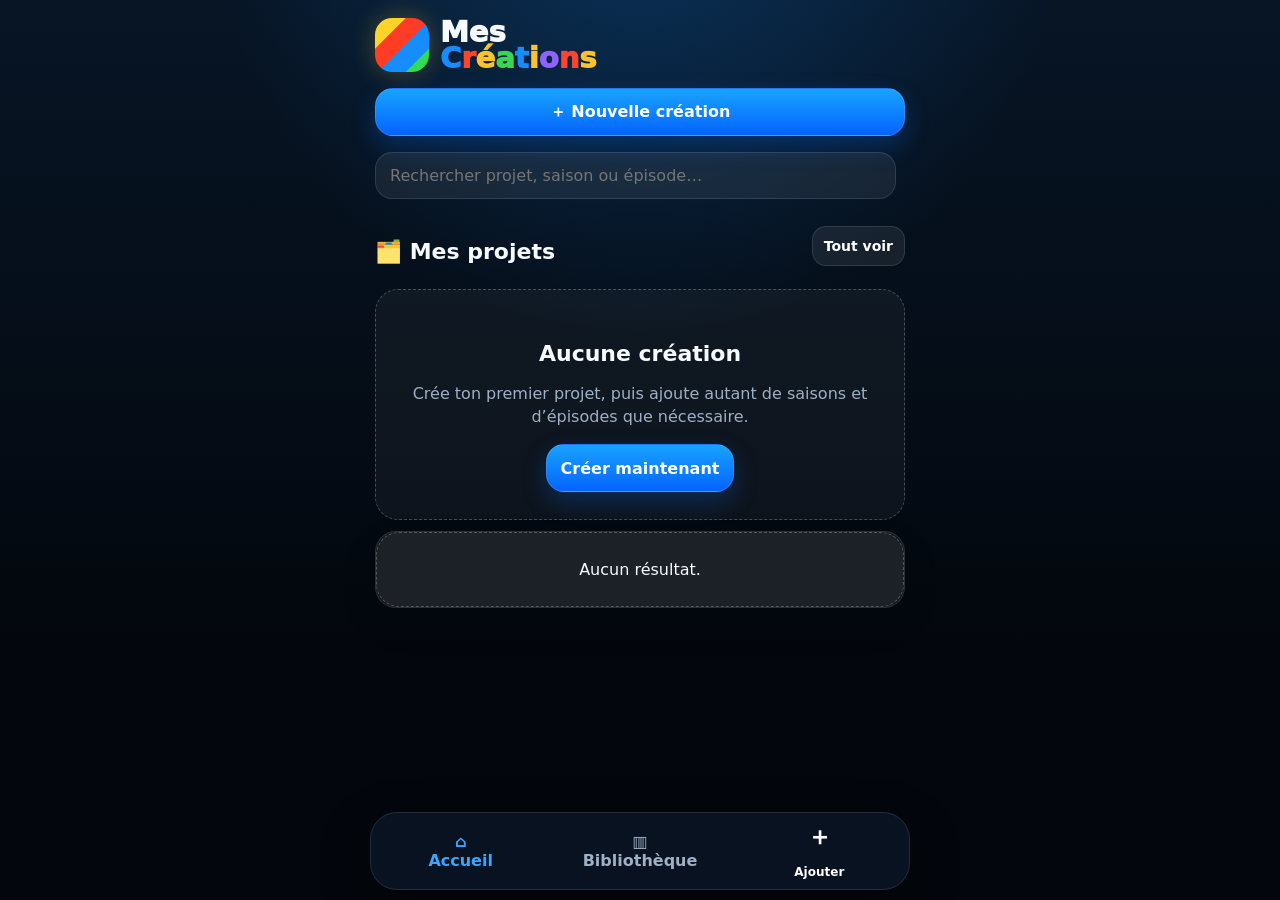
<file: index.html>
<!doctype html>
<html lang="fr">
<head>
  <meta charset="utf-8">
  <meta name="viewport" content="width=device-width,initial-scale=1,viewport-fit=cover">
  <meta name="theme-color" content="#071525">
  <meta name="description" content="Classe tes créations, saisons personnalisées et épisodes vidéo.">
  <link rel="manifest" href="manifest.webmanifest">
  <title>Mes Créations</title>
  <link rel="stylesheet" href="style.css">
</head>
<body>
<main class="app">
  <section id="home">
    <div class="top">
      <div class="brand">
        <div class="cube"></div>
        <div class="brand-text">Mes<br><span class="blue">C</span><span class="red">r</span><span class="yellow">é</span><span class="green">a</span><span class="blue">t</span><span class="yellow">i</span><span class="purple">o</span><span class="red">n</span><span class="yellow">s</span></div>
      </div>
    </div>
    <button class="btn primary wide" data-new-project>＋ Nouvelle création</button>
    <div class="searchbar">
      <input id="homeSearch" placeholder="Rechercher projet, saison ou épisode…" aria-label="Rechercher">
      <button id="installBtn" class="btn icon hide" type="button" title="Installer l’application">⬇</button>
    </div>
    <div class="row"><h2>🗂️ Mes projets</h2><button class="btn small-btn" data-go="library">Tout voir</button></div>
    <div id="projectCards" class="cards"></div>
    <div id="homeEmpty" class="empty hide">
      <h2>Aucune création</h2>
      <p class="muted">Crée ton premier projet, puis ajoute autant de saisons et d’épisodes que nécessaire.</p>
      <button class="btn primary" data-new-project>Créer maintenant</button>
    </div>
    <h2 id="recentTitle">🕘 Modifiés récemment</h2>
    <div id="recentList" class="panel flush"></div>
  </section>

  <section id="detail" class="hide">
    <div class="top"><button class="back" data-go="home" aria-label="Retour">‹</button><div><div class="small">Projet</div><h1 id="detailTitle"></h1></div></div>
    <div id="detailMeta" class="muted"></div>
    <div id="detailCover" class="cover"></div>
    <div class="grid2">
      <button class="btn primary" data-new-episode>＋ Ajouter un épisode</button>
      <button class="btn" data-manage-seasons>📚 Gérer les saisons</button>
      <button class="btn" data-edit-project>✏️ Modifier le projet</button>
      <button class="btn danger" data-delete-project>🗑️ Supprimer</button>
    </div>
    <h2>📚 Saisons</h2>
    <div id="seasonTabs" class="season-tabs"></div>
    <div class="row">
      <div>
        <h2 id="selectedSeasonTitle" style="margin-bottom:3px"></h2>
        <div id="selectedSeasonMeta" class="small"></div>
      </div>
      <button class="btn small-btn" data-new-episode>＋ Épisode</button>
    </div>
    <div id="episodeList"></div>
  </section>

  <section id="projectForm" class="hide">
    <div class="top"><button class="back" data-project-cancel aria-label="Retour">‹</button><div><div class="small" id="projectFormKicker">Nouveau projet</div><h1 id="projectFormTitle">Nouvelle création</h1></div></div>
    <button id="coverButton" class="upload" type="button">
      <span id="coverPreview" class="upload-preview text">🖼️<br>Ajouter une miniature<br><small>Elle sera compressée automatiquement</small></span>
    </button>
    <input id="coverInput" class="hide" type="file" accept="image/*">
    <div class="form-card"><label class="label" for="projectName">Nom de la création</label><input id="projectName" class="field" maxlength="100" placeholder="Ex. Ma série fantastique"></div>
    <div class="form-card"><label class="label" for="projectCategory">Catégorie</label><input id="projectCategory" class="field" maxlength="60" placeholder="Ex. Aventure, football, école…"></div>
    <div class="form-card"><label class="label" for="projectDescription">Description</label><textarea id="projectDescription" class="field" maxlength="500" placeholder="Décris la création…"></textarea><div id="projectDescCount" class="small">0 / 500</div></div>
    <div class="row"><h2>📚 Saisons du projet</h2><button id="addDraftSeason" class="btn small-btn" type="button">＋ Saison</button></div>
    <p class="small">Le nombre de saisons n’est pas limité. Chaque saison peut avoir son propre titre.</p>
    <div id="draftSeasons"></div>

    <div id="firstEpisodeBlock">
      <h2>🎬 Premier épisode facultatif</h2>
      <div class="form-card"><label class="label" for="firstEpisodeSeason">Saison</label><select id="firstEpisodeSeason" class="field"></select></div>
      <button id="firstVideoButton" class="upload" type="button">
        <span id="firstVideoPreview" class="upload-preview text">🎥<br>Ajouter la vidéo du premier épisode<br><small>Facultatif</small></span>
      </button>
      <input id="firstVideoInput" class="hide" type="file" accept="video/*">
      <div class="form-card"><label class="label" for="firstEpisodeTitle">Titre de l’épisode</label><input id="firstEpisodeTitle" class="field" maxlength="120" placeholder="Ex. Le commencement"></div>
      <div class="form-card"><label class="label" for="firstEpisodeSummary">Résumé</label><textarea id="firstEpisodeSummary" class="field" maxlength="500" placeholder="Résumé de l’épisode…"></textarea></div>
    </div>
    <button id="saveProject" class="btn primary wide" type="button">Enregistrer le projet</button>
  </section>

  <section id="seasonManager" class="hide">
    <div class="top"><button class="back" data-go="detail" aria-label="Retour">‹</button><div><div class="small">Organisation</div><h1>Gérer les saisons</h1></div></div>
    <p class="muted">Ajoute, renomme ou supprime les saisons vides. Une saison contenant des épisodes est protégée.</p>
    <div id="managedSeasons"></div>
    <button id="addManagedSeason" class="btn primary wide" type="button">＋ Ajouter une saison</button>
    <div class="spacer"></div>
    <button id="saveManagedSeasons" class="btn success wide" type="button">✓ Enregistrer les titres</button>
  </section>

  <section id="episodeForm" class="hide">
    <div class="top"><button class="back" data-episode-cancel aria-label="Retour">‹</button><div><div class="small" id="episodeFormKicker">Nouvel épisode</div><h1 id="episodeFormTitle">Ajouter un épisode</h1></div></div>
    <button id="episodeVideoButton" class="upload" type="button">
      <span id="episodeVideoPreview" class="upload-preview text">🎥<br>Choisir la vidéo<br><small>Obligatoire pour un nouvel épisode</small></span>
    </button>
    <input id="episodeVideoInput" class="hide" type="file" accept="video/*">
    <div class="form-card"><label class="label" for="episodeSeason">Saison</label><select id="episodeSeason" class="field"></select></div>
    <div class="form-card"><label class="label" for="episodeNumber">Numéro de l’épisode</label><input id="episodeNumber" class="field" type="number" min="1" inputmode="numeric"></div>
    <div class="form-card"><label class="label" for="episodeTitle">Titre</label><input id="episodeTitle" class="field" maxlength="120" placeholder="Titre de l’épisode"></div>
    <div class="form-card"><label class="label" for="episodeSummary">Résumé</label><textarea id="episodeSummary" class="field" maxlength="500" placeholder="Résumé…"></textarea></div>
    <button id="saveEpisode" class="btn primary wide" type="button">Ajouter l’épisode</button>
  </section>

  <section id="player" class="hide">
    <div class="top"><button class="back" data-close-player aria-label="Retour">‹</button><div><div class="small" id="playerSeason"></div><h1 id="playerTitle"></h1></div></div>
    <video id="videoPlayer" class="video" controls playsinline></video>
    <div class="grid2" style="margin-top:12px">
      <button id="shareVideo" class="btn primary" type="button">↗ Partager</button>
      <button id="downloadVideo" class="btn" type="button">⬇ Télécharger</button>
    </div>
    <p id="playerSummary" class="muted"></p>
  </section>

  <section id="library" class="hide">
    <div class="top"><button class="back" data-go="home" aria-label="Retour">‹</button><div><div class="small">Tous les contenus</div><h1>Bibliothèque</h1></div></div>
    <div id="stats" class="stats"></div>
    <div class="searchbar">
      <input id="librarySearch" placeholder="Rechercher…" aria-label="Rechercher dans la bibliothèque">
      <select id="librarySort" aria-label="Trier">
        <option value="recent">Récents</option>
        <option value="alpha">A → Z</option>
        <option value="episodes">Plus d’épisodes</option>
      </select>
    </div>
    <div id="libraryList"></div>
    <h2>💾 Sauvegarde et stockage</h2>
    <div class="panel">
      <div class="row"><b>Stockage utilisé</b><span id="storageText" class="small">Calcul…</span></div>
      <div class="storage"><i id="storageBar" style="width:0%"></i></div>
      <p class="small">Les vidéos restent sur ce téléphone dans le stockage de l’application.</p>
      <div class="grid2">
        <button id="exportData" class="btn" type="button">Exporter les données</button>
        <button id="importData" class="btn" type="button">Importer</button>
      </div>
      <input id="importInput" class="hide" type="file" accept="application/json,.json">
      <p class="small">L’export sauvegarde les projets, saisons, titres et résumés. Les vidéos ne sont pas incluses pour éviter un fichier trop lourd.</p>
    </div>
  </section>
</main>

<nav class="bottom">
  <button class="nav active" data-go="home">⌂<br>Accueil</button>
  <button class="nav" data-go="library">▥<br>Bibliothèque</button>
  <button class="nav add" data-new-project>＋<br><span style="font-size:12px">Ajouter</span></button>
</nav>
<div id="toast" class="toast" role="status" aria-live="polite"></div>

<script src="app-core.js"></script>
<script src="app-ui.js"></script>
<script src="app-projects.js"></script>
<script src="app-media.js"></script>
<script src="app-events.js"></script>
</body>
</html>
</file>
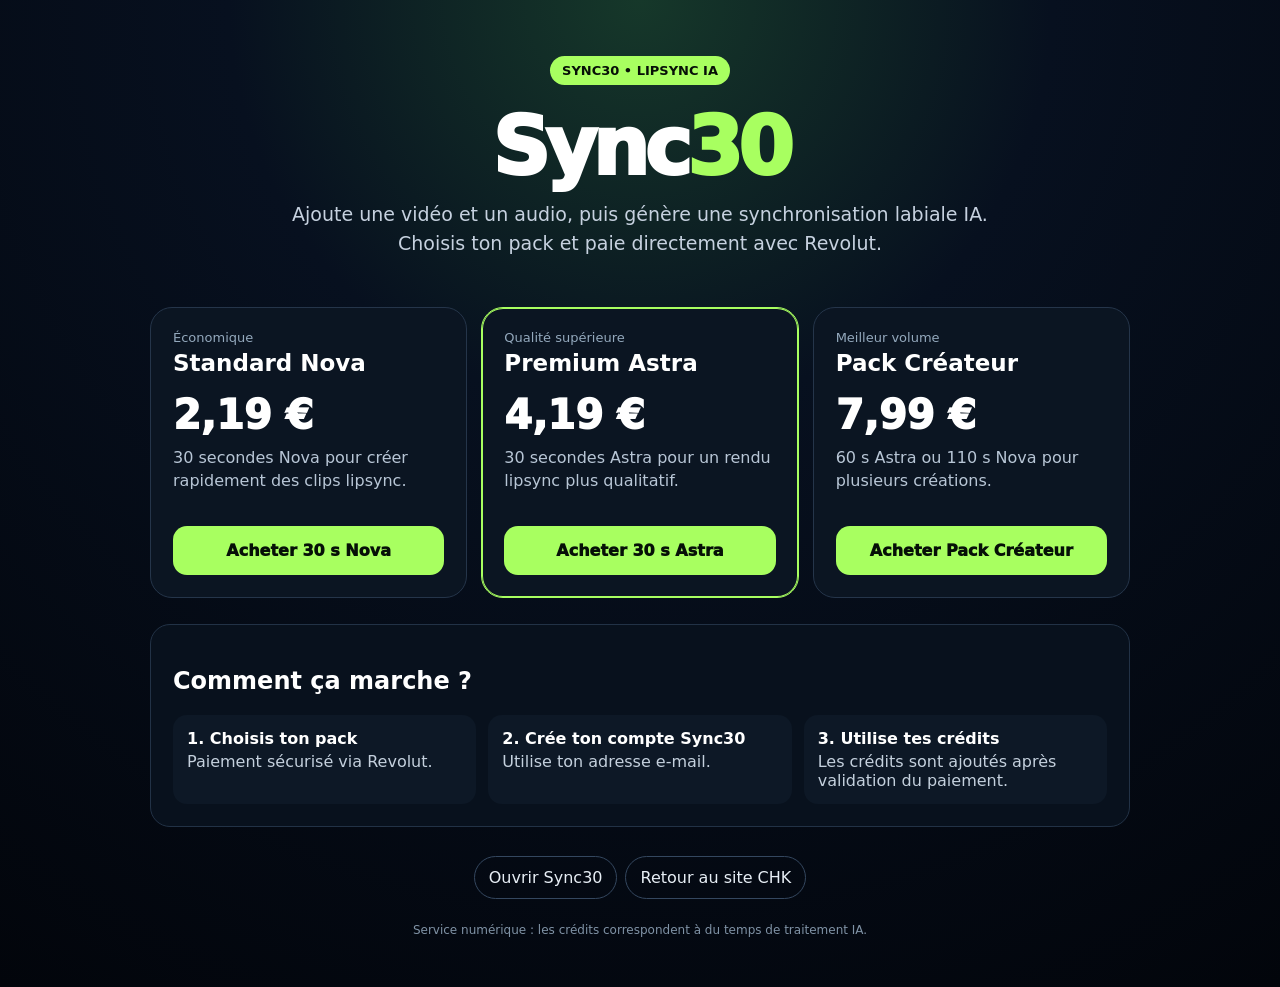
<file: chk-site-public/sync30.html>
<!doctype html><html lang="fr"><head><meta charset="utf-8"><meta name="viewport" content="width=device-width,initial-scale=1"><title>Sync30 — Lipsync IA dès 2,19 €</title><meta name="description" content="Synchronisation labiale IA avec Sync30. Nova dès 2,19 €, Astra 4,19 €, pack Créateur 7,99 €. Paiement sécurisé Revolut."><meta name="robots" content="index,follow"><link rel="canonical" href="https://chk-embleme-officiel.onrender.com/sync30.html"><meta name="theme-color" content="#07101f"><style>*{box-sizing:border-box}body{margin:0;background:radial-gradient(circle at top,#16382a 0,#07101f 35%,#02050b 100%);color:#fff;font-family:system-ui,-apple-system,Segoe UI,sans-serif;min-height:100vh}a{text-decoration:none;color:inherit}.w{width:min(980px,calc(100% - 30px));margin:auto;padding:28px 0 50px}.top{text-align:center;padding:28px 0 20px}.badge{display:inline-block;background:#a8ff60;color:#071007;padding:7px 12px;border-radius:999px;font-weight:900;font-size:13px}.logo{font-size:clamp(48px,10vw,80px);font-weight:1000;letter-spacing:-.06em;margin:16px 0 6px}.logo span{color:#a8ff60}.lead{max-width:700px;margin:auto;color:#c6d1df;font-size:19px;line-height:1.5}.cards{display:grid;grid-template-columns:repeat(3,1fr);gap:14px;margin-top:30px}.card{background:#0b1522;border:1px solid #25354a;border-radius:22px;padding:22px}.card.best{border-color:#a8ff60;box-shadow:0 0 0 1px #a8ff60 inset}.kicker{font-size:13px;color:#94a9bd}.name{font-size:23px;font-weight:900;margin-top:5px}.price{font-size:40px;font-weight:1000;margin:16px 0 8px}.desc{color:#b8c6d6;line-height:1.45;min-height:62px}.buy{display:block;margin-top:18px;background:#a8ff60;color:#061007;text-align:center;font-weight:1000;border-radius:14px;padding:15px 12px}.how{margin-top:26px;background:#08111d;border:1px solid #223246;border-radius:20px;padding:22px}.steps{display:grid;grid-template-columns:repeat(3,1fr);gap:12px}.step{background:#0d1826;border-radius:14px;padding:14px;color:#c4d0dd}.step b{display:block;color:#fff;margin-bottom:4px}.links{text-align:center;margin-top:25px}.links a{display:inline-block;border:1px solid #34475f;padding:11px 14px;border-radius:999px;margin:4px;color:#e7eef5}.note{text-align:center;color:#8093a6;font-size:12px;margin-top:20px}@media(max-width:760px){.cards,.steps{grid-template-columns:1fr}.desc{min-height:auto}}</style></head><body><main class="w"><section class="top"><div class="badge">SYNC30 • LIPSYNC IA</div><div class="logo">Sync<span>30</span></div><p class="lead">Ajoute une vidéo et un audio, puis génère une synchronisation labiale IA. Choisis ton pack et paie directement avec Revolut.</p></section><section class="cards"><article class="card"><div class="kicker">Économique</div><div class="name">Standard Nova</div><div class="price">2,19 €</div><div class="desc">30 secondes Nova pour créer rapidement des clips lipsync.</div><a class="buy" href="https://checkout.revolut.com/pay/b6ca579f-e0de-4f03-9b3d-98c50839486f" target="_blank" rel="noopener">Acheter 30 s Nova</a></article><article class="card best"><div class="kicker">Qualité supérieure</div><div class="name">Premium Astra</div><div class="price">4,19 €</div><div class="desc">30 secondes Astra pour un rendu lipsync plus qualitatif.</div><a class="buy" href="https://checkout.revolut.com/pay/a068d6d7-0b65-47f7-bdf4-ce953458eab6" target="_blank" rel="noopener">Acheter 30 s Astra</a></article><article class="card"><div class="kicker">Meilleur volume</div><div class="name">Pack Créateur</div><div class="price">7,99 €</div><div class="desc">60 s Astra ou 110 s Nova pour plusieurs créations.</div><a class="buy" href="https://checkout.revolut.com/pay/78516714-39a6-4e2a-bef8-675ab3affa39" target="_blank" rel="noopener">Acheter Pack Créateur</a></article></section><section class="how"><h2>Comment ça marche ?</h2><div class="steps"><div class="step"><b>1. Choisis ton pack</b>Paiement sécurisé via Revolut.</div><div class="step"><b>2. Crée ton compte Sync30</b>Utilise ton adresse e-mail.</div><div class="step"><b>3. Utilise tes crédits</b>Les crédits sont ajoutés après validation du paiement.</div></div></section><div class="links"><a href="https://chasmet.github.io/sync30/">Ouvrir Sync30</a><a href="/">Retour au site CHK</a></div><div class="note">Service numérique : les crédits correspondent à du temps de traitement IA.</div></main></body></html>
</file>
<file: style.css>
:root{
  color-scheme:dark;
  --bg:#040912;
  --panel:#0c1828;
  --panel2:#112238;
  --text:#f7fbff;
  --muted:#9eb0c5;
  --line:rgba(255,255,255,.11);
  --blue:#168dff;
  --blue2:#0564ff;
  --red:#ff5d65;
  --green:#45d483;
  --yellow:#ffc84a;
  --shadow:0 20px 60px rgba(0,0,0,.35);
}
*{box-sizing:border-box;-webkit-tap-highlight-color:transparent}
html{background:var(--bg)}
body{
  margin:0;
  min-height:100svh;
  font-family:system-ui,-apple-system,Segoe UI,Roboto,Arial,sans-serif;
  color:var(--text);
  background:
    radial-gradient(circle at 50% -10%,rgba(22,141,255,.24),transparent 36%),
    linear-gradient(180deg,#071525,#03070d 72%);
}
button,input,textarea,select{font:inherit}
button{cursor:pointer}
.app{width:min(100%,560px);min-height:100svh;margin:auto;padding:18px 15px 108px}
.hide{display:none!important}
.top{display:flex;align-items:center;gap:12px;margin-bottom:16px}
.brand{display:flex;align-items:center;gap:11px}
.cube{
  width:54px;height:54px;border-radius:17px;flex:0 0 auto;
  background:linear-gradient(135deg,#ffd328 0 28%,#ff3d24 29% 52%,#168dff 53% 78%,#31dc54 79%);
  box-shadow:0 0 24px rgba(255,203,38,.26);
}
.brand-text{font-size:29px;font-weight:1000;line-height:.9}
.blue{color:#168dff}.red{color:#ff442d}.yellow{color:#ffc22a}.green{color:#38d653}.purple{color:#8e63ff}
h1{font-size:32px;line-height:1.04;margin:9px 0 5px}
h2{font-size:22px;margin:24px 0 12px}
h3{font-size:18px;margin:0}
p{line-height:1.45}
.muted,.small{color:var(--muted)}
.small{font-size:13px}
.row{display:flex;align-items:center;justify-content:space-between;gap:10px}
.stack{display:grid;gap:10px}
.grid2{display:grid;grid-template-columns:1fr 1fr;gap:10px}
.btn{
  min-height:48px;border:1px solid var(--line);border-radius:18px;padding:11px 14px;
  background:rgba(255,255,255,.075);color:#fff;font-weight:850;
}
.btn:active{transform:scale(.985)}
.btn.primary{background:linear-gradient(180deg,#18a3ff,#0564ff);box-shadow:0 10px 24px rgba(0,112,255,.25)}
.btn.danger{background:rgba(255,70,80,.14);color:#ffb6ba;border-color:rgba(255,100,110,.25)}
.btn.success{background:rgba(69,212,131,.14);color:#9cf0bd;border-color:rgba(69,212,131,.28)}
.btn.wide{width:100%}
.btn.icon{min-width:48px;padding:10px}
.btn.small-btn{min-height:40px;padding:8px 11px;border-radius:14px;font-size:14px}
.back{width:48px;height:48px;border-radius:16px;border:1px solid var(--line);background:rgba(255,255,255,.075);color:#fff;font-size:27px}
.searchbar{display:grid;grid-template-columns:1fr auto;gap:9px;margin:16px 0}
.field,.searchbar input,.searchbar select{
  width:100%;border:1px solid var(--line);border-radius:17px;background:rgba(255,255,255,.07);
  color:#fff;padding:13px 14px;outline:none;
}
select.field option,.searchbar select option{background:#102035;color:#fff}
textarea.field{min-height:92px;resize:vertical}
.label{display:block;font-weight:850;margin-bottom:7px}
.form-card,.panel{
  background:rgba(255,255,255,.062);border:1px solid var(--line);border-radius:21px;
  padding:14px;margin:11px 0;box-shadow:0 15px 36px rgba(0,0,0,.12);
}
.panel.flush{padding:0;overflow:hidden}
.cards{display:flex;gap:12px;overflow-x:auto;padding:3px 1px 10px;scroll-snap-type:x mandatory}
.cards::-webkit-scrollbar,.season-tabs::-webkit-scrollbar{display:none}
.project-card{
  min-width:168px;max-width:168px;background:rgba(255,255,255,.07);border:1px solid var(--line);
  border-radius:21px;overflow:hidden;scroll-snap-align:start;box-shadow:var(--shadow);
}
.thumb,.cover,.upload-preview{
  display:grid;place-items:center;overflow:hidden;
  background:linear-gradient(135deg,#ff8a2a,#168dff 50%,#7f4dff);
}
.thumb{height:116px;font-size:52px}
.cover{height:222px;border-radius:25px;margin:14px 0;font-size:82px;border:1px solid var(--line)}
.thumb img,.cover img,.upload-preview img{width:100%;height:100%;object-fit:cover}
.card-body{padding:12px}
.title{font-weight:950;overflow-wrap:anywhere}
.list-item{
  display:flex;align-items:center;gap:11px;padding:11px;border-bottom:1px solid var(--line);
}
.list-item:last-child{border-bottom:0}
.mini{width:84px;height:60px;border-radius:14px;flex:0 0 auto;font-size:31px}
.empty{
  text-align:center;border:1px dashed rgba(255,255,255,.24);border-radius:23px;
  padding:27px 17px;background:rgba(255,255,255,.045);
}
.season-tabs{display:flex;gap:8px;overflow:auto;padding:2px 1px 10px;margin-top:12px}
.season-tab{
  min-width:max-content;border:1px solid var(--line);border-radius:15px;padding:10px 13px;
  background:rgba(255,255,255,.07);color:var(--muted);font-weight:850;text-align:left;
}
.season-tab.active{background:linear-gradient(180deg,#1599ff,#0563ff);color:#fff}
.episode{
  display:grid;grid-template-columns:auto 1fr auto;gap:11px;align-items:center;
  background:rgba(255,255,255,.06);border:1px solid var(--line);border-radius:19px;
  padding:10px;margin:10px 0;
}
.episode-num{
  width:38px;height:38px;border-radius:12px;background:rgba(0,0,0,.44);
  display:grid;place-items:center;font-weight:950;
}
.episode-actions{display:grid;gap:7px}
.action-dot{width:40px;height:40px;border:1px solid var(--line);border-radius:13px;background:rgba(255,255,255,.075);color:#fff}
.upload{
  width:100%;min-height:148px;border:1px solid var(--line);border-radius:24px;padding:11px;
  background:linear-gradient(135deg,#0d6bd2,#47d9ff 52%,#8de64f);color:#fff;font-weight:900;
}
.upload-preview{width:100%;height:148px;border-radius:17px;background:rgba(0,0,0,.2);border:2px dashed rgba(255,255,255,.86)}
.upload-preview.text{padding:24px;text-align:center}
.season-editor{
  display:grid;grid-template-columns:42px 1fr auto;gap:8px;align-items:center;
  border:1px solid var(--line);border-radius:17px;padding:9px;margin:8px 0;background:rgba(255,255,255,.04);
}
.season-index{width:42px;height:42px;border-radius:13px;display:grid;place-items:center;background:rgba(22,141,255,.16);font-weight:950;color:#8dc7ff}
.stats{display:grid;grid-template-columns:repeat(3,1fr);gap:9px}
.stat{background:rgba(255,255,255,.06);border:1px solid var(--line);border-radius:18px;padding:12px}
.stat b{display:block;font-size:27px}
.storage{height:9px;border-radius:99px;background:rgba(255,255,255,.1);overflow:hidden;margin:9px 0}
.storage i{display:block;height:100%;background:linear-gradient(90deg,#168dff,#45d483);border-radius:99px}
.video{width:100%;max-height:70svh;background:#000;border-radius:22px;border:1px solid var(--line)}
.toast{
  position:fixed;left:50%;bottom:96px;transform:translate(-50%,18px);opacity:0;pointer-events:none;
  width:min(480px,calc(100% - 32px));padding:13px 15px;border-radius:16px;background:#12243a;
  border:1px solid var(--line);box-shadow:var(--shadow);z-index:60;transition:.2s;
}
.toast.show{opacity:1;transform:translate(-50%,0)}
.bottom{
  position:fixed;left:50%;bottom:10px;transform:translateX(-50%);
  width:min(540px,calc(100% - 20px));height:78px;display:grid;grid-template-columns:1fr 1fr 1fr;
  background:rgba(9,20,34,.94);backdrop-filter:blur(15px);border:1px solid var(--line);border-radius:27px;
  box-shadow:0 18px 48px rgba(0,0,0,.45);z-index:30;
}
.nav{background:transparent;border:0;color:var(--muted);font-weight:850}
.nav.active{color:#39a6ff}
.nav.add{font-size:25px;color:#fff}
.badge{display:inline-flex;align-items:center;gap:6px;border-radius:999px;padding:6px 9px;background:rgba(22,141,255,.13);color:#8dc7ff;font-size:13px;font-weight:850}
.spacer{height:6px}
@media(max-width:390px){
  .grid2{grid-template-columns:1fr}
  .project-card{min-width:154px;max-width:154px}
  h1{font-size:29px}
  .stats{grid-template-columns:1fr 1fr 1fr}
  .stat{padding:10px 8px}
  .stat b{font-size:24px}
}
</file>
